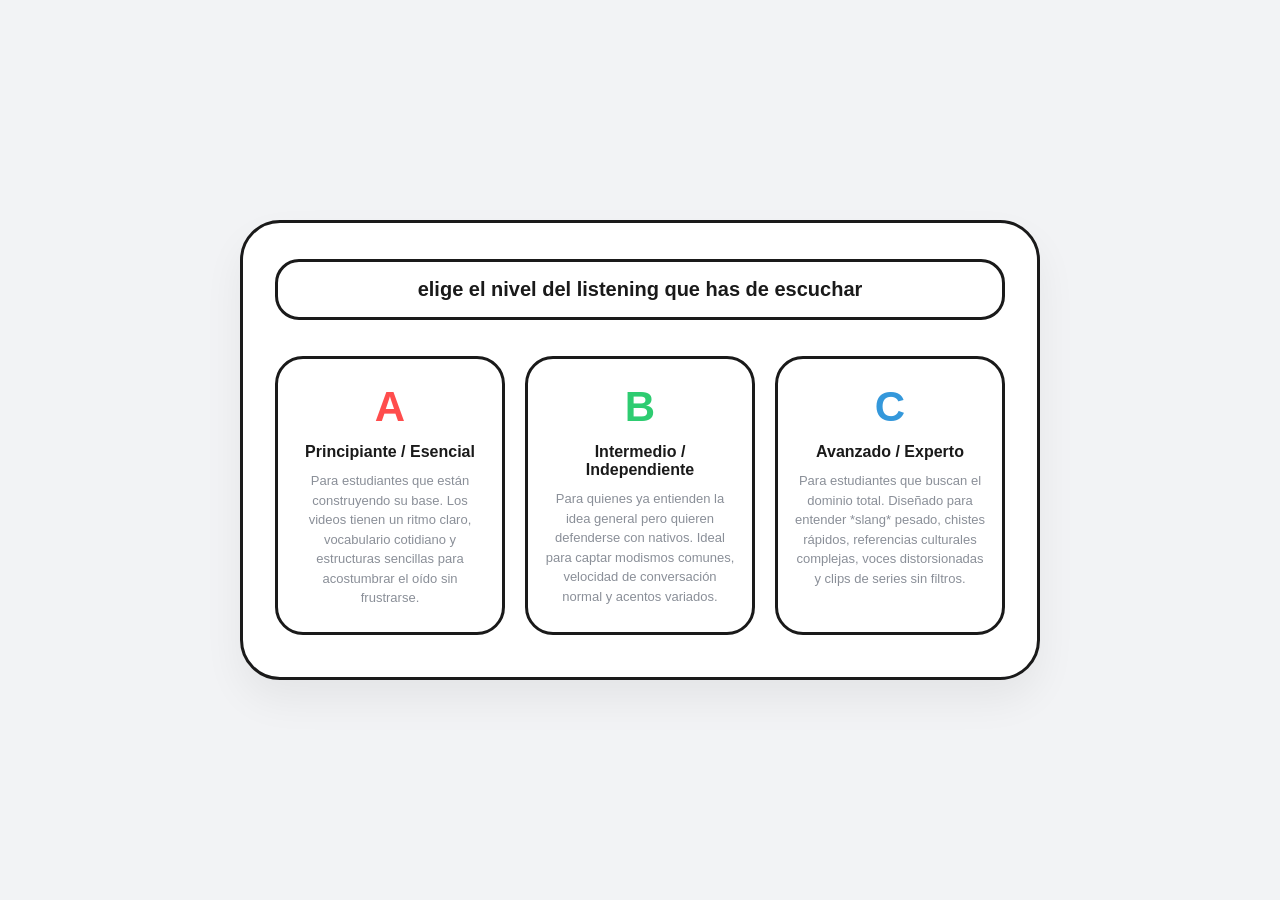
<file: index.html>
<!DOCTYPE html>
<html lang="es">
<head>
<meta charset="UTF-8">
<meta name="viewport" content="width=device-width, initial-scale=1.0">
<title>Listening Practice - Seleccionar Nivel</title>
<link rel="stylesheet" href="styles.css">
</head>
<body>

<div class="card-container index-container">
  <div class="title-box">
    <h1>elige el nivel del listening que has de escuchar</h1>
  </div>

  <div class="levels-grid">
    <!-- Nivel A -->
    <div class="level-card a-lvl" onclick="window.location.href='indicaciones.html?nivel=A'">
      <div class="level-badge" style="color: var(--red);">A</div>
      <div class="level-info">
        <div class="level-title">Principiante / Esencial</div>
        <p class="level-description">Para estudiantes que están construyendo su base. Los videos tienen un ritmo claro, vocabulario cotidiano y estructuras sencillas para acostumbrar el oído sin frustrarse.</p>
      </div>
    </div>

    <!-- Nivel B -->
    <div class="level-card b-lvl" onclick="window.location.href='indicaciones.html?nivel=B'">
      <div class="level-badge" style="color: var(--green);">B</div>
      <div class="level-info">
        <div class="level-title">Intermedio / Independiente</div>
        <p class="level-description">Para quienes ya entienden la idea general pero quieren defenderse con nativos. Ideal para captar modismos comunes, velocidad de conversación normal y acentos variados.</p>
      </div>
    </div>

    <!-- Nivel C -->
    <div class="level-card c-lvl" onclick="window.location.href='indicaciones.html?nivel=C'">
      <div class="level-badge" style="color: #3498db;">C</div>
      <div class="level-info">
        <div class="level-title">Avanzado / Experto</div>
        <p class="level-description">Para estudiantes que buscan el dominio total. Diseñado para entender *slang* pesado, chistes rápidos, referencias culturales complejas, voces distorsionadas y clips de series sin filtros.</p>
      </div>
    </div>
  </div>
</div>

</body>
</html>
</file>
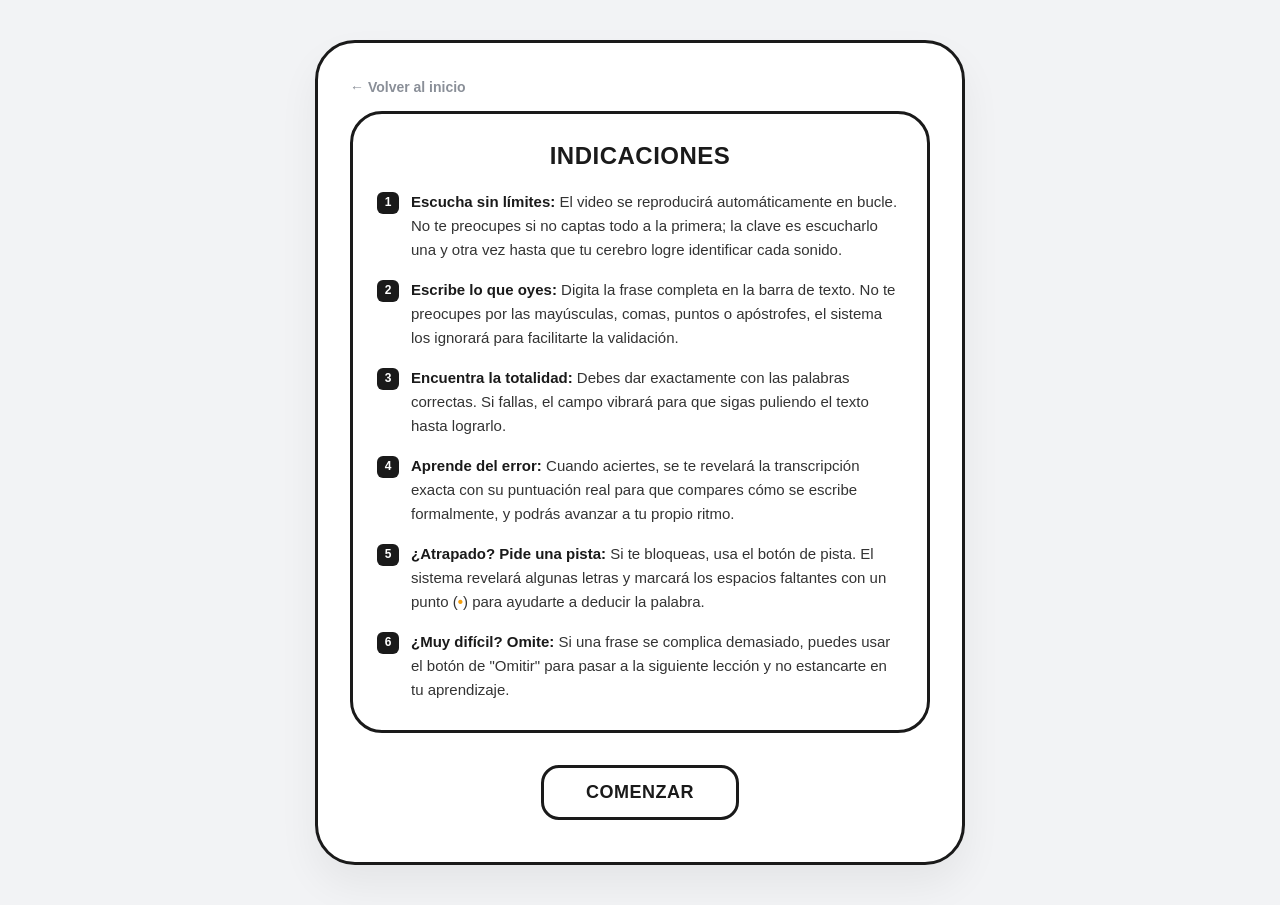
<file: indicaciones.html>
<!DOCTYPE html>
<html lang="es">
<head>
<meta charset="UTF-8">
<meta name="viewport" content="width=device-width, initial-scale=1.0">
<title>Listening Practice - Indicaciones</title>
<link rel="stylesheet" href="styles.css">
</head>
<body>

<div class="card-container instructions-container">
  <button class="back-link" onclick="window.location.href='index.html'">← Volver al inicio</button>
  <div class="instructions-box">
    <h2 class="instructions-title">INDICACIONES</h2>
    <ul class="instructions-list">
      <li>
        <span class="bullet-icon">1</span>
        <span><span class="highlight">Escucha sin límites:</span> El video se reproducirá automáticamente en bucle. No te preocupes si no captas todo a la primera; la clave es escucharlo una y otra vez hasta que tu cerebro logre identificar cada sonido.</span>
      </li>
      <li>
        <span class="bullet-icon">2</span>
        <span><span class="highlight">Escribe lo que oyes:</span> Digita la frase completa en la barra de texto. No te preocupes por las mayúsculas, comas, puntos o apóstrofes, el sistema los ignorará para facilitarte la validación.</span>
      </li>
      <li>
        <span class="bullet-icon">3</span>
        <span><span class="highlight">Encuentra la totalidad:</span> Debes dar exactamente con las palabras correctas. Si fallas, el campo vibrará para que sigas puliendo el texto hasta lograrlo.</span>
      </li>
      <li>
        <span class="bullet-icon">4</span>
        <span><span class="highlight">Aprende del error:</span> Cuando aciertes, se te revelará la transcripción exacta con su puntuación real para que compares cómo se escribe formalmente, y podrás avanzar a tu propio ritmo.</span>
      </li>
      <li>
        <span class="bullet-icon">5</span>
        <span><span class="highlight">¿Atrapado? Pide una pista:</span> Si te bloqueas, usa el botón de pista. El sistema revelará algunas letras y marcará los espacios faltantes con un punto (<span style="color: #f59e0b; font-weight: bold;">•</span>) para ayudarte a deducir la palabra.</span>
      </li>
      <li>
        <span class="bullet-icon">6</span>
        <span><span class="highlight">¿Muy difícil? Omite:</span> Si una frase se complica demasiado, puedes usar el botón de "Omitir" para pasar a la siguiente lección y no estancarte en tu aprendizaje.</span>
      </li>
    </ul>
  </div>

  <button class="start-btn" onclick="iniciarPractica()">COMENZAR</button>
</div>

<script>
  function iniciarPractica() {
    // Aquí atrapamos el nivel de la URL (por ejemplo, ?nivel=C)
    const parametros = new URLSearchParams(window.location.search);
    // Si por alguna razón no hay nivel, por defecto ponemos el A
    const nivel = parametros.get('nivel') || 'A'; 
    
    // Y mandamos al usuario al reproductor con ese mismo nivel
    window.location.href = `reproductor.html?nivel=${nivel}`;
  }
</script>

</body>
</html>
</file>
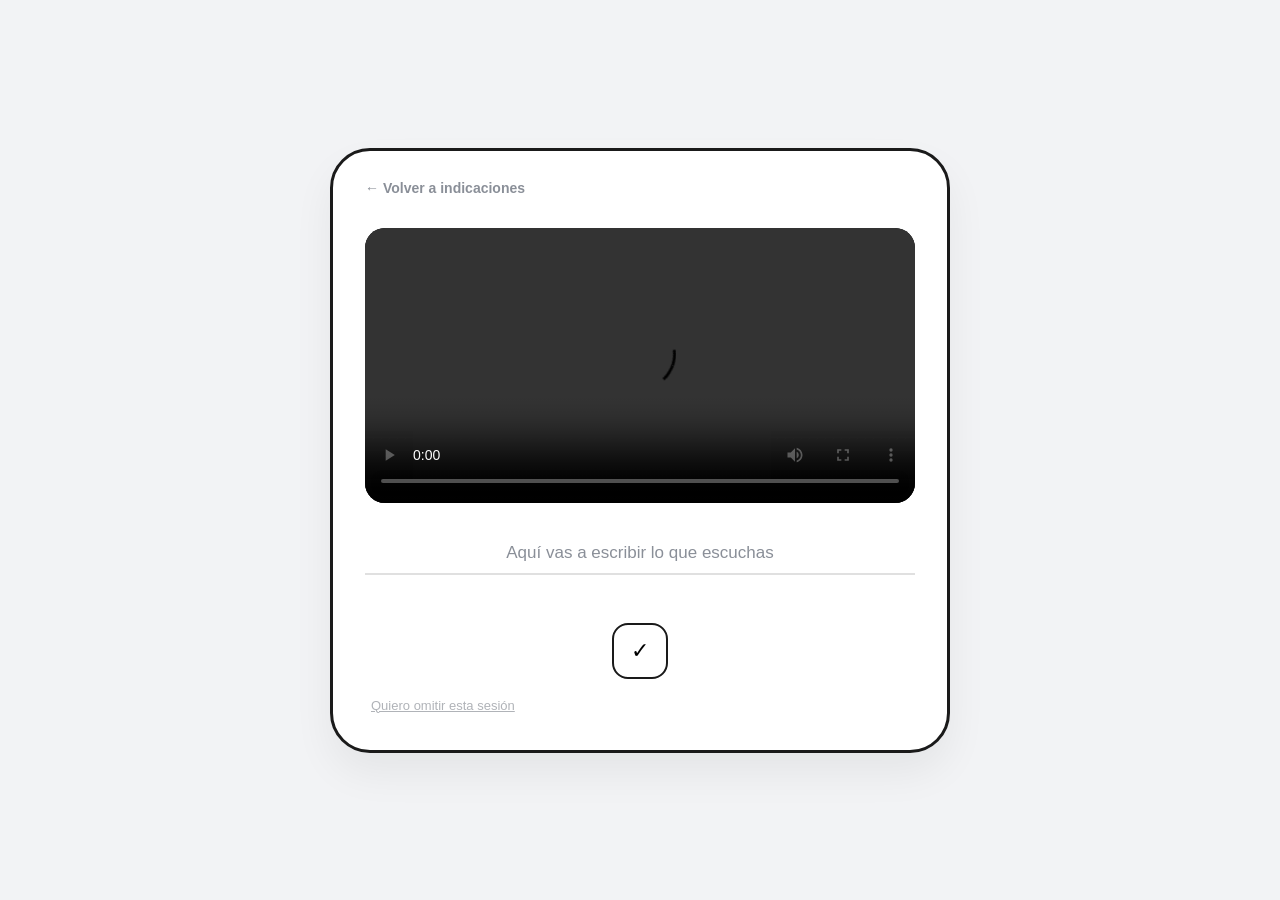
<file: reproductor.html>
<!DOCTYPE html>
<html lang="es">
<head>
<meta charset="UTF-8">
<meta name="viewport" content="width=device-width, initial-scale=1.0">
<title>Listening Practice</title>
<link rel="stylesheet" href="styles.css">
</head>
<body>

<div class="card-container player-container">
  <button class="back-link" onclick="volverAIndicaciones()">← Volver a indicaciones</button>
  
  <div id="lessonView">
    <div class="lesson-counter" id="lessonCounter">Lección 1 / 3</div>

    <div class="video-wrap">
      <video id="player" controls playsinline loop></video>
    </div>

    <!-- Contenedor del área de respuesta (ahora DIV editable) -->
    <div class="input-area-wrapper">
      <div
        id="answerInput"
        class="answer-input"
        contenteditable="true"
        role="textbox"
      ></div>

    </div>

    <div class="feedback" id="feedback"></div>

    <div class="check-btn-wrap">
      <button id="checkBtn" class="check-btn" aria-label="Comprobar respuesta">✓</button>
      <button id="nextBtn" class="next-btn hidden">Pasar a la siguiente lección</button>
      <button id="hintBtn" class="hint-btn">Pedir pista (2 letras)</button>
    </div>

    <button id="skipBtn" class="skip-link">Quiero omitir esta sesión</button>
  </div>

  <div id="finalScreen" class="final-screen">
    <div class="emoji">🎉</div>
    <h2>Well done!</h2> 
    <p>You've completed all the listening exercises.</p>
  </div>
</div>

<script>
  function volverAIndicaciones() {
    const parametros = new URLSearchParams(window.location.search);
    const nivel = parametros.get('nivel') || 'A';
    window.location.href = `indicaciones.html?nivel=${nivel}`;
  }
</script>
<script src="script.js"></script>
</body>
</html>
</file>
<file: styles.css>
/* Estilos Globales Compartidos */
:root {
  --red: #ff4d4d;
  --green: #2ecc71;
  --ink: #1a1a1a;
  --muted: #8a8f98;
}

* { box-sizing: border-box; }

body {
  margin: 0;
  min-height: 100vh;
  display: flex;
  align-items: center;
  justify-content: center;
  background: #f2f3f5;
  font-family: -apple-system, BlinkMacSystemFont, "Segoe UI", Roboto, Helvetica, Arial, sans-serif;
}

/* Contenedor principal adaptable */
.card-container {
  width: 100%;
  margin: 40px 20px;
  background: #fff;
  border: 3px solid var(--ink);
  border-radius: 40px;
  box-shadow: 0 20px 40px rgba(0,0,0,0.06);
}

.hidden { display: none !important; }

/* -------------------------------------------
   ESTILOS: INDEX (SELECCIÓN DE NIVEL)
------------------------------------------- */
.index-container {
  max-width: 800px;
  padding: 36px 32px 42px;
}

.title-box {
  text-align: center;
  border: 3px solid var(--ink);
  border-radius: 24px;
  padding: 16px 24px;
  margin-bottom: 36px;
  background: #fff;
}

.title-box h1 {
  margin: 0;
  font-size: 20px;
  color: var(--ink);
  font-weight: 700;
  text-transform: lowercase;
}

.levels-grid {
  display: grid;
  grid-template-columns: repeat(3, 1fr);
  gap: 20px;
}

.level-card {
  background: #fff;
  border: 3px solid var(--ink);
  border-radius: 28px;
  padding: 24px 16px;
  text-align: center;
  cursor: pointer;
  display: flex;
  flex-direction: column;
  align-items: center;
  transition: transform 0.15s ease, box-shadow 0.15s ease, background-color 0.2s ease;
}

.level-card:hover { transform: translateY(-5px); box-shadow: 0 8px 0 var(--ink); }
.level-card:active { transform: translateY(-2px); box-shadow: 0 3px 0 var(--ink); }

.level-badge {
  font-size: 42px;
  font-weight: 800;
  color: var(--ink);
  margin-bottom: 12px;
  font-family: "Arial Black", Gadget, sans-serif;
}

.level-card.a-lvl:hover { background-color: #fff3f3; }
.level-card.b-lvl:hover { background-color: #f3fff7; }
.level-card.c-lvl:hover { background-color: #f3f7ff; }

.level-title { font-size: 16px; font-weight: 700; margin-bottom: 10px; color: var(--ink); }
.level-description { font-size: 13px; color: var(--muted); line-height: 1.5; margin: 0; }

/* -------------------------------------------
   ESTILOS: INDICACIONES
------------------------------------------- */
.instructions-container {
  max-width: 650px;
  padding: 36px 32px 42px;
  display: flex;
  flex-direction: column;
  align-items: center;
}

.instructions-box {
  width: 100%;
  border: 3px solid var(--ink);
  border-radius: 32px;
  padding: 28px 24px;
  margin-bottom: 32px;
  background: #fff;
}

.instructions-title {
  text-align: center;
  font-size: 24px;
  font-weight: 800;
  color: var(--ink);
  margin-top: 0;
  margin-bottom: 20px;
  letter-spacing: 0.5px;
  font-family: "Arial Black", Gadget, sans-serif;
}

.instructions-list { list-style: none; padding: 0; margin: 0; }
.instructions-list li {
  font-size: 15px; color: #333; line-height: 1.6; margin-bottom: 16px; display: flex; align-items: flex-start; gap: 12px;
}
.instructions-list li:last-child { margin-bottom: 0; }

.bullet-icon {
  background: var(--ink); color: #fff; font-weight: bold; font-size: 12px;
  min-width: 22px; height: 22px; border-radius: 6px; display: flex; align-items: center; justify-content: center; margin-top: 2px;
}

.highlight { font-weight: 700; color: var(--ink); }

.start-btn {
  background: #fff; color: var(--ink); border: 3px solid var(--ink); border-radius: 18px;
  padding: 14px 42px; font-size: 18px; font-weight: 800; cursor: pointer; letter-spacing: 0.5px;
  font-family: "Arial Black", Gadget, sans-serif; transition: transform 0.15s ease, box-shadow 0.15s ease, background-color 0.2s ease;
}

.start-btn:hover { transform: translateY(-4px); box-shadow: 0 6px 0 var(--ink); background-color: #fcfcfc; }
.start-btn:active { transform: translateY(0); box-shadow: 0 0 0 var(--ink); }

/* -------------------------------------------
   ESTILOS: REPRODUCTOR
------------------------------------------- */
.player-container {
  max-width: 620px;
  padding: 28px 32px 36px;
}

.lesson-counter { text-align: center; font-weight: 700; color: #444; margin: 4px 0 16px; font-size: 15px; letter-spacing: 0.3px; }
.video-wrap { border-radius: 20px; overflow: hidden; background: #000; }
video { display: block; width: 100%; max-height: 360px; background: #000; }

.input-area-wrapper {
  position: relative;
  width: 100%;
  margin-top: 26px;
  min-height: 50px;
}

/* El nuevo estilo para el DIV editable */
.answer-input {
  width: 100%;
  border: none;
  border-bottom: 2px solid #e0e0e0;
  outline: none;
  text-align: center;
  font-size: 17px;
  color: #444;
  padding: 14px 4px 10px;
  background: transparent;
  transition: border-bottom-color 0.3s ease, color 0.3s ease;
  
  display: block;
  white-space: pre-wrap;
  word-wrap: break-word;
  word-break: break-all;
  min-height: 45px;
  cursor: text;
}

/* Placeholder para el DIV */
.answer-input:empty::before {
  content: "Aquí vas a escribir lo que escuchas";
  color: #8a8f98;
}

.answer-input:focus { border-bottom-color: var(--ink); }
.answer-input.correct { border-bottom-color: var(--green); color: var(--green); font-weight: 600; }
.answer-input.shake { animation: shake 0.35s; border-bottom-color: var(--red); }

@keyframes shake {
  0%, 100% { transform: translateX(0); }
  25% { transform: translateX(-6px); }
  75% { transform: translateX(6px); }
}

.feedback { text-align: center; min-height: 20px; font-size: 14px; margin-top: 10px; color: var(--muted); padding: 0 10px; line-height: 1.4; }
.feedback.success { color: var(--green); font-weight: 600; }
.feedback .correct-answer-display { display: block; margin-top: 4px; color: var(--ink); font-weight: bold; font-size: 15px; }

.check-btn-wrap { display: flex; flex-direction: column; align-items: center; gap: 10px; margin-top: 14px; }
.check-btn {
  width: 56px; height: 56px; border-radius: 16px; border: 2px solid var(--ink); background: #fff;
  font-size: 22px; cursor: pointer; display: flex; align-items: center; justify-content: center;
  transition: transform 0.15s ease, background 0.2s ease;
}
.check-btn:hover { transform: translateY(-2px); }
.check-btn:active { transform: translateY(0); }
.check-btn:disabled { opacity: 0.5; cursor: default; transform: none; }
.check-btn.correct-state { background: var(--green); border-color: var(--green); color: #fff; }

.next-btn {
  background: var(--ink); color: #fff; border: none; padding: 12px 24px; font-size: 15px;
  font-weight: 600; border-radius: 12px; cursor: pointer; transition: transform 0.15s ease, opacity 0.2s ease;
}
.next-btn:hover { transform: translateY(-2px); }
.next-btn:active { transform: translateY(0); }

.skip-link {
  display: block; text-align: center; margin-top: 18px; font-size: 13px; color: #b0b3b8;
  text-decoration: underline; cursor: pointer; background: none; border: none; font-weight: 500;
  transition: color 0.2s ease, font-weight 0.2s ease, transform 0.1s ease;
}
.skip-link:hover:not(:disabled) { color: var(--ink) !important; font-weight: 700 !important; }

.back-link {
  align-self: flex-start; margin-bottom: 16px; font-size: 14px; color: var(--muted);
  cursor: pointer; background: none; border: none; padding: 0; font-weight: 600;
  transition: color 0.2s ease;
}
.back-link:hover { color: var(--ink); }

.diff-error { color: #ff6b6b; font-weight: 800; text-decoration: underline; }

.hint-btn {
  background: #f8f9fa; border: 2px dashed var(--muted); color: var(--muted);
  padding: 8px 16px; border-radius: 12px; font-size: 13px; cursor: pointer;
  margin-top: 10px; transition: all 0.2s ease; display: none;
}
.hint-btn:hover { border-color: var(--ink); color: var(--ink); }

.hint-display {
  margin-top: 10px;
  font-family: monospace;
  font-size: 20px;
  letter-spacing: 4px;
  color: var(--ink);
  font-weight: 700;
  pointer-events: none;
  word-wrap: break-word;
  white-space: pre-wrap;
  word-break: break-all;
}

/* -------------------------------------------
   PANTALLA FINAL
------------------------------------------- */
.final-screen { text-align: center; padding: 60px 10px; display: none; }
.final-screen.visible { display: block; }
.final-screen .emoji { font-size: 52px; margin-bottom: 12px; }
.final-screen h2 { margin: 0 0 8px; color: var(--ink); }
.final-screen p { color: var(--muted); margin: 0; }

@media (max-width: 650px) {
  .levels-grid { grid-template-columns: 1fr; gap: 16px; }
  .level-card { padding: 20px; flex-direction: row; text-align: left; gap: 16px; }
  .level-badge { margin-bottom: 0; min-width: 50px; }
}
</file>
